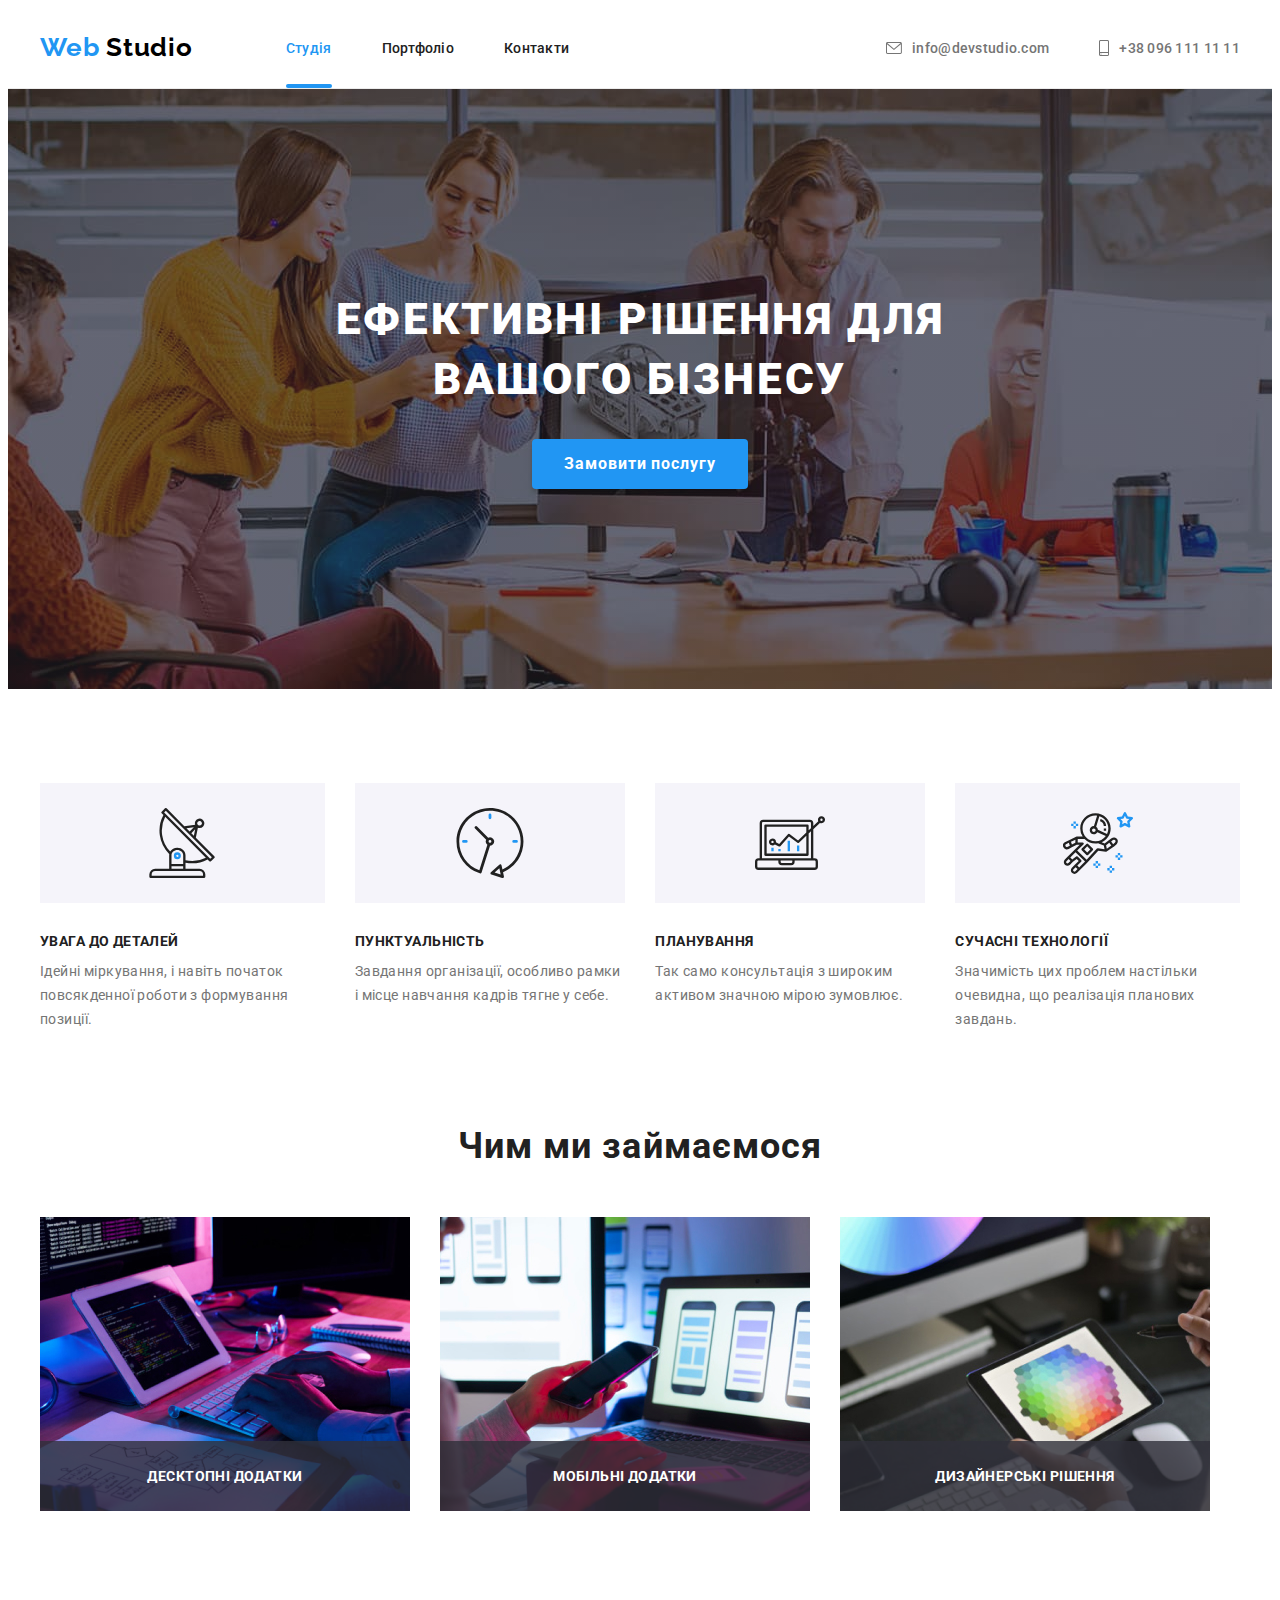
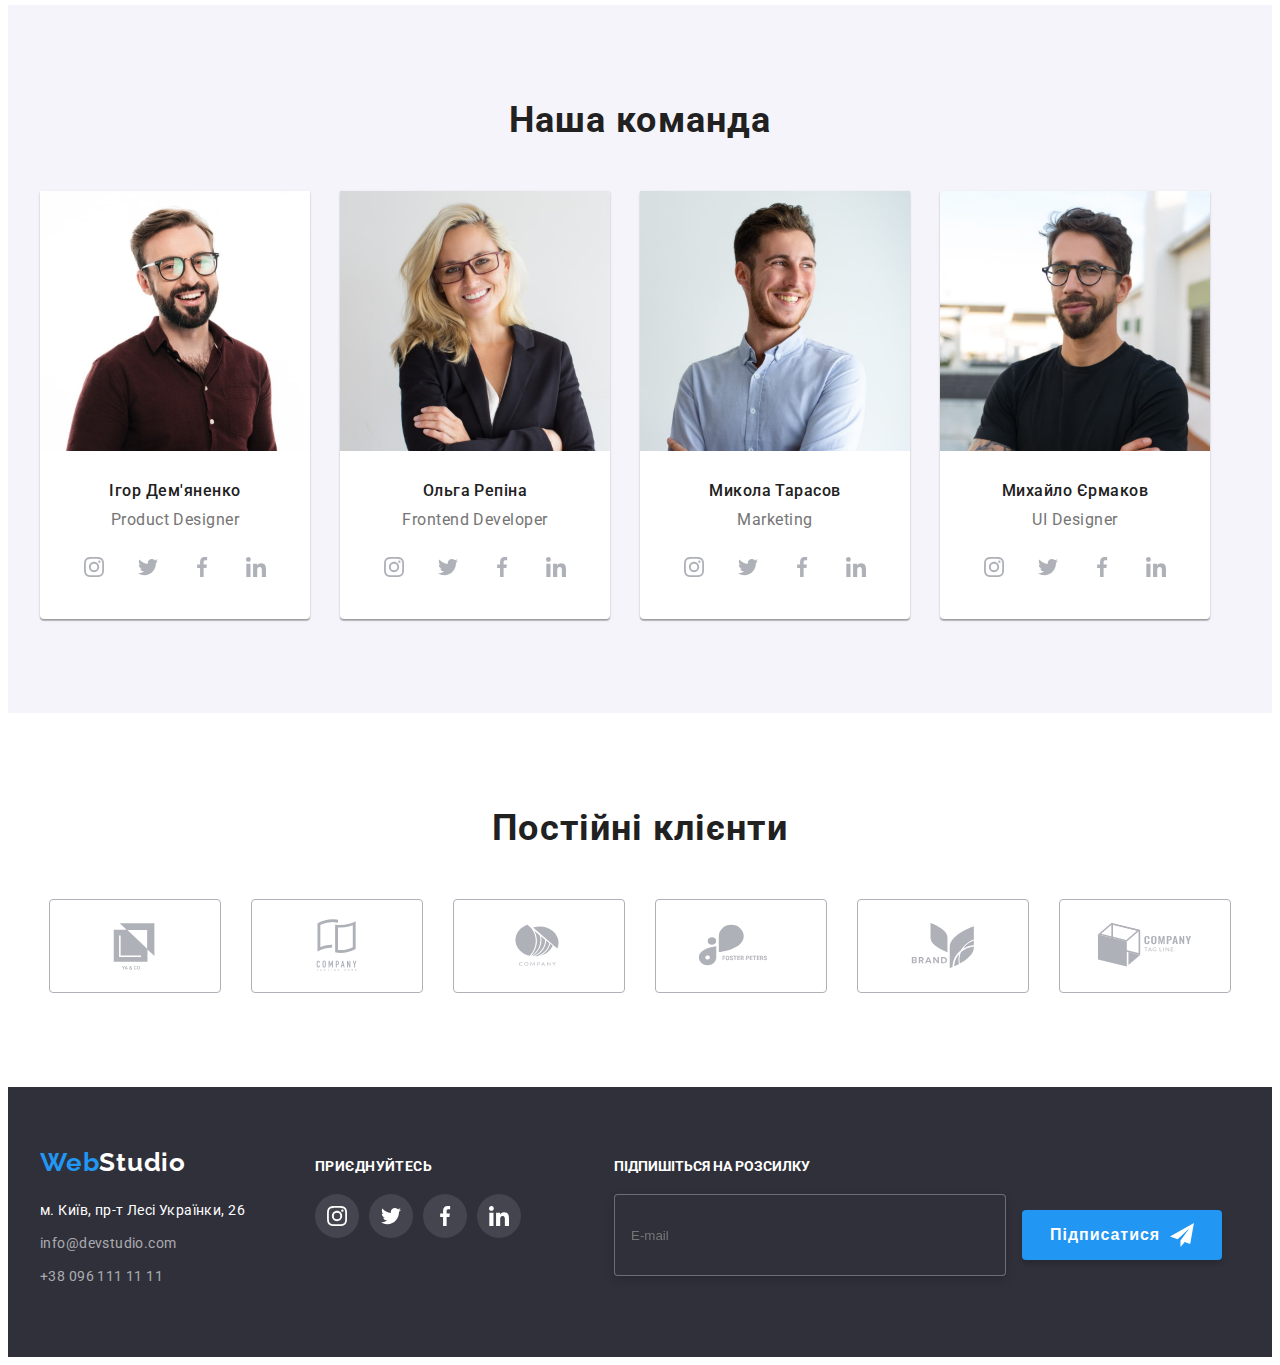
<file: index.html>
<!DOCTYPE html>
<html lang="ru">
	<head>
		<meta charset="UTF-8" />
		<meta http-equiv="X-UA-Compatible" content="IE=edge" />
		<meta name="viewport" content="width=device-width, initial-scale=1.0" />
		<title>WebStudio</title>
		<!-- Fonts start -->
		<link rel="preconnect" href="https://fonts.googleapis.com" />
		<link rel="preconnect" href="https://fonts.gstatic.com" crossorigin />
		<link
			href="https://fonts.googleapis.com/css2?family=Raleway:wght@700&family=Roboto:wght@400;500;700;900&display=swap"
			rel="stylesheet"
		/>
		<!-- Fonts end -->
		<!-- Normolize start -->
		<link
			rel="stylesheet"
			href="https://cdnjs.cloudflare.com/ajax/libs/modern-normalize/1.1.0/modern-normalize.min.css"
			integrity="sha512-wpPYUAdjBVSE4KJnH1VR1HeZfpl1ub8YT/NKx4PuQ5NmX2tKuGu6U/JRp5y+Y8XG2tV+wKQpNHVUX03MfMFn9Q=="
			crossorigin="anonymous"
			referrerpolicy="no-referrer"
		/>
		<!-- Normolize end -->
		<link rel="stylesheet" href="./css/styles.css" />
	</head>
	<body class="body">
		<!-- Header-->
		<header class="header">
			<div class="container header-container">
				<a class="logo-header link" href="./index.html">
					<span class="logo-text">Web</span>
					Studio
				</a>
				<nav class="header-nav">
					<ul class="header-nav-list list">
						<li class="header-nav-item">
							<a class="header-nav-link header-nav-link-current link" href="./index.html">Студія</a>
						</li>
						<li class="header-nav-item"><a class="header-nav-link link" href="./portfolio.html">Портфоліо</a></li>
						<li class="header-nav-item"><a class="header-nav-link link" href="">Контакти</a></li>
					</ul>
				</nav>
				<ul class="contact-list list">
					<li class="contact-mail">
						<a class="contact-mail-link link" href="mailto:info@devstudio.com">
							<svg class="nav-icon" width="16" height="12">
								<use href="./images/icons.svg#icon-envelope"></use>
							</svg>
							info@devstudio.com
						</a>
					</li>
					<li class="contact-phone">
						<a class="contact-phone-link link" href="tel:+380961111111">
							<svg class="nav-icon" width="10" height="16">
								<use href="./images/icons.svg#icon-smartphone"></use>
							</svg>
							+38 096 111 11 11
						</a>
					</li>
				</ul>
			</div>
		</header>
		<main class="main">
			<!--Hero-->
			<section class="section-hero">
				<div class="container hero-container">
					<h1 class="hero-title">Ефективні рішення для вашого бізнесу</h1>
					<button class="hero-btn" data-modal-open type="button">Замовити послугу</button>
				</div>
			</section>
			<!--Advantage-->
			<section class="section-advantage section">
				<div class="container">
					<h2 class="advantage-title">Особливості</h2>
					<ul class="advantage-list list">
						<li class="advantage-item">
							<div class="advantage-container">
								<svg class="advantage-icons" width="70px" height="70px">
									<use href="./images/icons.svg#icon-antenna"></use>
								</svg>
							</div>
							<h3 class="advantage-item-title">УВАГА ДО ДЕТАЛЕЙ</h3>
							<p class="advantage-item-text">
								Ідейні міркування, і навіть початок повсякденної роботи з формування позиції.
							</p>
						</li>
						<li class="advantage-item">
							<div class="advantage-container">
								<svg width="70px" height="70px">
									<use href="./images/icons.svg#icon-clock"></use>
								</svg>
							</div>
							<h3 class="advantage-item-title">ПУНКТУАЛЬНІСТЬ</h3>
							<p class="advantage-item-text">
								Завдання організації, особливо рамки і місце навчання кадрів тягне у себе.
							</p>
						</li>
						<li class="advantage-item">
							<div class="advantage-container">
								<svg width="70px" height="70px">
									<use href="./images/icons.svg#icon-diagram"></use>
								</svg>
							</div>
							<h3 class="advantage-item-title">ПЛАНУВАННЯ</h3>
							<p class="advantage-item-text">Так само консультація з широким активом значною мірою зумовлює.</p>
						</li>
						<li class="advantage-item">
							<div class="advantage-container">
								<svg width="70px" height="70px">
									<use href="./images/icons.svg#icon-astronaut"></use>
								</svg>
							</div>
							<h3 class="advantage-item-title">СУЧАСНІ ТЕХНОЛОГІЇ</h3>
							<p class="advantage-item-text">
								Значимість цих проблем настільки очевидна, що реалізація планових завдань.
							</p>
						</li>
					</ul>
				</div>
			</section>
			<!--Services-->
			<section class="section-services">
				<div class="container">
					<h2 class="services-title">Чим ми займаємося</h2>
					<ul class="services-list list">
						<li class="services-item">
							<img class="services-item-img" src="./images/services/box_1.jpeg" alt="Пишем код" width="370" />
							<div class="services-overlay">
								<p class="services-overlay-text">Десктопні додатки</p>
							</div>
						</li>
						<li class="services-item">
							<img class="services-item-img" src="./images/services/box_2.jpeg" alt="Делаем верстку" width="370" />
							<div class="services-overlay">
								<p class="services-overlay-text">Мобільні додатки</p>
							</div>
						</li>
						<li class="services-item">
							<img class="services-item-img" src="./images/services/box_3.jpeg" alt="Делаем дизайн" width="370" />
							<div class="services-overlay">
								<p class="services-overlay-text">Дизайнерські рішення</p>
							</div>
						</li>
					</ul>
				</div>
			</section>
			<!--Team-->
			<section class="section-team section">
				<div class="container">
					<h2 class="team-title">Наша команда</h2>
					<ul class="team-list list">
						<li class="team-item">
							<img class="team-item-img" src="./images/team/img_1.jpeg" alt="Игорь Демьяненко" width="270" />
							<div class="team-wrapper">
								<h3 class="team-item-title">Ігор Дем'яненко</h3>
								<p class="team-item-text" lang="eu">Product Designer</p>
								<ul class="socials list">
									<li class="socials-link-item">
										<a class="socials-link link" href="" target="_blank" rel="noopener nofollow" aria-label="instagram">
											<svg class="social-icon" width="20px" height="20px">
												<use href="./images/icons.svg#icon-instagram"></use>
											</svg>
										</a>
									</li>
									<li class="socials-link-item">
										<a class="socials-link link" href="" target="_blank" rel="noopener nofollow" aria-label="twiter">
											<svg class="social-icon" width="20" height="20">
												<use href="./images/icons.svg#icon-twitter"></use>
											</svg>
										</a>
									</li>
									<li class="socials-link-item">
										<a class="socials-link link" href="" target="_blank" rel="noopener nofollow" aria-label="facebook">
											<svg class="social-icon" width="20" height="20">
												<use href="./images/icons.svg#icon-facebook"></use>
											</svg>
										</a>
									</li>
									<li class="socials-link-item">
										<a class="socials-link link" href="" target="_blank" rel="noopener nofollow" aria-label="linkedin">
											<svg class="social-icon" width="20" height="20">
												<use href="./images/icons.svg#icon-linkedin"></use>
											</svg>
										</a>
									</li>
								</ul>
							</div>
						</li>
						<li class="team-item">
							<img class="team-item-img" src="./images/team/img_2.jpeg" alt="Ольга Репина" width="270" />
							<div class="team-wrapper">
								<h3 class="team-item-title">Ольга Репіна</h3>
								<p class="team-item-text" lang="eu">Frontend Developer</p>
								<ul class="socials list">
									<li class="socials-link-item">
										<a class="socials-link link" href="" target="_blank" rel="noopener nofollow" aria-label="instagram">
											<svg class="social-icon" width="20px" height="20px">
												<use href="./images/icons.svg#icon-instagram"></use>
											</svg>
										</a>
									</li>
									<li class="socials-link-item">
										<a class="socials-link link" href="" target="_blank" rel="noopener nofollow" aria-label="twiter">
											<svg class="social-icon" width="20" height="20">
												<use href="./images/icons.svg#icon-twitter"></use>
											</svg>
										</a>
									</li>
									<li class="socials-link-item">
										<a class="socials-link link" href="" target="_blank" rel="noopener nofollow" aria-label="facebook">
											<svg class="social-icon" width="20" height="20">
												<use href="./images/icons.svg#icon-facebook"></use>
											</svg>
										</a>
									</li>
									<li class="socials-link-item">
										<a class="socials-link link" href="" target="_blank" rel="noopener nofollow" aria-label="linkedin">
											<svg class="social-icon" width="20" height="20">
												<use href="./images/icons.svg#icon-linkedin"></use>
											</svg>
										</a>
									</li>
								</ul>
							</div>
						</li>
						<li class="team-item">
							<img class="team-item-img" src="./images/team/img_3.jpeg" alt="Николай Тарасов" width="270" />
							<div class="team-wrapper">
								<h3 class="team-item-title">Микола Тарасов</h3>
								<p class="team-item-text" lang="eu">Marketing</p>
								<ul class="socials list">
									<li class="socials-link-item">
										<a class="socials-link link" href="" target="_blank" rel="noopener nofollow" aria-label="instagram">
											<svg class="social-icon" width="20px" height="20px">
												<use href="./images/icons.svg#icon-instagram"></use>
											</svg>
										</a>
									</li>
									<li class="socials-link-item">
										<a class="socials-link link" href="" target="_blank" rel="noopener nofollow" aria-label="twiter">
											<svg class="social-icon" width="20" height="20">
												<use href="./images/icons.svg#icon-twitter"></use>
											</svg>
										</a>
									</li>
									<li class="socials-link-item">
										<a class="socials-link link" href="" target="_blank" rel="noopener nofollow" aria-label="facebook">
											<svg class="social-icon" width="20" height="20">
												<use href="./images/icons.svg#icon-facebook"></use>
											</svg>
										</a>
									</li>
									<li class="socials-link-item">
										<a class="socials-link link" href="" target="_blank" rel="noopener nofollow" aria-label="linkedin">
											<svg class="social-icon" width="20" height="20">
												<use href="./images/icons.svg#icon-linkedin"></use>
											</svg>
										</a>
									</li>
								</ul>
							</div>
						</li>
						<li class="team-item">
							<img class="team-item-img" src="./images/team/img_4.jpeg" alt="Михаил Ермаков" width="270" />
							<div class="team-wrapper">
								<h3 class="team-item-title">Михайло Єрмаков</h3>
								<p class="team-item-text" lang="eu">UI Designer</p>
								<ul class="socials list">
									<li class="socials-link-item">
										<a class="socials-link link" href="" target="_blank" rel="noopener nofollow" aria-label="instagram">
											<svg class="social-icon" width="20px" height="20px">
												<use href="./images/icons.svg#icon-instagram"></use>
											</svg>
										</a>
									</li>
									<li class="socials-link-item">
										<a class="socials-link link" href="" target="_blank" rel="noopener nofollow" aria-label="twiter">
											<svg class="social-icon" width="20" height="20">
												<use href="./images/icons.svg#icon-twitter"></use>
											</svg>
										</a>
									</li>
									<li class="socials-link-item">
										<a class="socials-link link" href="" target="_blank" rel="noopener nofollow" aria-label="facebook">
											<svg class="social-icon" width="20" height="20">
												<use href="./images/icons.svg#icon-facebook"></use>
											</svg>
										</a>
									</li>
									<li class="socials-link-item">
										<a class="socials-link link" href="" target="_blank" rel="noopener nofollow" aria-label="linkedin">
											<svg class="social-icon" width="20" height="20">
												<use href="./images/icons.svg#icon-linkedin"></use>
											</svg>
										</a>
									</li>
								</ul>
							</div>
						</li>
					</ul>
				</div>
			</section>
			<!-- Clients -->
			<section class="section-clients section">
				<div class="container">
					<h2 class="client-title">Постійні клієнти</h2>
					<ul class="client-list list">
						<li class="client-item">
							<a class="client-link link" href="" target="_blank" rel="noopener nofollow" aria-label="linkedin">
								<svg class="client-icon" width="106px" height="60px">
									<use href="./images/icons.svg#icon-ya-go"></use>
								</svg>
							</a>
						</li>
						<li class="client-item">
							<a class="client-link link" href="" target="_blank" rel="noopener nofollow" aria-label="linkedin">
								<svg class="client-icon" width="106px" height="60px">
									<use href="./images/icons.svg#icon-company"></use>
								</svg>
							</a>
						</li>
						<li class="client-item">
							<a class="client-link link" href="" target="_blank" rel="noopener nofollow" aria-label="linkedin">
								<svg class="client-icon" width="106px" height="60px">
									<use href="./images/icons.svg#icon-company-1"></use>
								</svg>
							</a>
						</li>
						<li class="client-item">
							<a class="client-link link" href="" target="_blank" rel="noopener nofollow" aria-label="linkedin">
								<svg class="client-icon" width="106px" height="60px">
									<use href="./images/icons.svg#icon-foster"></use>
								</svg>
							</a>
						</li>
						<li class="client-item">
							<a class="client-link link" href="" target="_blank" rel="noopener nofollow" aria-label="linkedin">
								<svg class="client-icon" width="106px" height="60px">
									<use href="./images/icons.svg#icon-brand"></use>
								</svg>
							</a>
						</li>
						<li class="client-item">
							<a class="client-link link" href="" target="_blank" rel="noopener nofollow" aria-label="linkedin">
								<svg class="client-icon" width="106px" height="60px">
									<use href="./images/icons.svg#icon-tagline"></use>
								</svg>
							</a>
						</li>
					</ul>
				</div>
			</section>
		</main>
		<!--Footer-->
		<footer class="footer">
			<div class="container footer-container">
				<div class="footer-container-contacts">
					<a class="logo-footer link" href="./index.html">
						<span class="logo-text-accent">Web</span>
						<span class="logo-text-white">Studio</span>
					</a>
					<address class="address">
						<ul class="address-list list">
							<li class="address-item">
								<a
									class="address-link-map link"
									href="https://goo.gl/maps/JFS6MScitY3bDVhKA"
									rel="noopener nofollow"
									target="_blank"
								>
									м. Київ, пр-т Лесі Українки, 26
								</a>
							</li>
							<li class="address-item">
								<a class="address-link-mail link" href="mailto:info@devstudio.com">info@devstudio.com</a>
							</li>
							<li class="address-item">
								<a class="address-link-phone link" href="tel:+380961111111">+38 096 111 11 11</a>
							</li>
						</ul>
					</address>
				</div>
				<div class="footer-container-social">
					<h2 class="footer-title-social">приєднуйтесь</h2>
					<ul class="socials-footer list">
						<li class="socials-link-item">
							<a
								class="socials-link-footer link"
								href=""
								target="_blank"
								rel="noopener nofollow"
								aria-label="instagram"
							>
								<svg class="social-icon-footer" width="20px" height="20px">
									<use href="./images/icons.svg#icon-instagram"></use>
								</svg>
							</a>
						</li>
						<li class="socials-link-item">
							<a class="socials-link-footer link" href="" target="_blank" rel="noopener nofollow" aria-label="twiter">
								<svg class="social-icon-footer" width="20" height="20">
									<use href="./images/icons.svg#icon-twitter"></use>
								</svg>
							</a>
						</li>
						<li class="socials-link-item">
							<a class="socials-link-footer link" href="" target="_blank" rel="noopener nofollow" aria-label="facebook">
								<svg class="social-icon-footer" width="20" height="20">
									<use href="./images/icons.svg#icon-facebook"></use>
								</svg>
							</a>
						</li>
						<li class="socials-link-item">
							<a class="socials-link-footer link" href="" target="_blank" rel="noopener nofollow" aria-label="linkedin">
								<svg class="social-icon-footer" width="20" height="20">
									<use href="./images/icons.svg#icon-linkedin"></use>
								</svg>
							</a>
						</li>
					</ul>
				</div>
				<div class="footer-form-container">
					<h2 class="footer-form-title">Підпишіться на розсилку</h2>
					<form class="footer-form">
						<label class="footer-group">
							<input class="footer-input" type="email" name="email" placeholder="E-mail" required />
						</label>
						<button class="footer-btn" type="submit">
							Підписатися
							<svg class="footer-btn-icon" width="24" height="24">
								<use href="./images/icons.svg#icon-telegram"></use>
							</svg>
						</button>
					</form>
				</div>
			</div>
		</footer>

		<!-- modal window  -->
		<div class="backdrop is-hidden" data-modal>
			<div class="modal">
				<button class="modal-btn" data-modal-close type="button">
					<svg class="modal-btn-icon" width="11" height="11">
						<use href="./images/icons.svg#icon-close"></use>
					</svg>
				</button>
				<!-- form -->
				<form class="form">
					<strong class="form-title">Залиште свої дані, ми вам передзвонимо</strong>
					<div class="register-form-group" role="group">
						<label class="form-group">
							<span class="form-label">Ім'я</span>
							<input class="form-input" type="text" name="user-name" required minlength="3" />
							<svg class="form-icon icon-shadow" width="18" height="18">
								<use href="./images/icons.svg#icon-person"></use>
							</svg>
						</label>
						<label class="form-group">
							<span class="form-label">Телефон</span>
							<input class="form-input" type="tel" name="user-phone" pattern="" />
							<svg class="form-icon" width="18" height="18">
								<use href="./images/icons.svg#icon-phone-black"></use>
							</svg>
						</label>
						<label class="form-group">
							<span class="form-label">Пошта</span>
							<input class="form-input" type="email" name="user-email" required />
							<svg class="form-icon" width="18" height="18">
								<use href="./images/icons.svg#icon-email-black"></use>
							</svg>
						</label>
						<label class="form-group">
							<span class="form-label">Коментар</span>
							<textarea class="form-textarea" name="comment" placeholder="Введіть текст"></textarea>
						</label>
					</div>

					<label class="form-agreement">
						<input class="agreement-input-checkbox visualy-hidden" type="checkbox" name="polyci" id="polyci" />
						<svg class="form-icon-cheked" width="18" height="18">
							<use class="form-agreement-icon-uncheck" href="./images/icons.svg#icon-checkbox-1"></use>
							<use class="form-agreement-icon-check" href="./images/icons.svg#icon-checkbox-2"></use>
						</svg>
						<span class="agreement-title">
							Погоджуюся з розсилкою та приймаю
							<a class="agreement-link" href="">Умови договору</a>
						</span>
					</label>

					<button class="modal-btn-bottom" type="submit">Відправити</button>
				</form>
			</div>
		</div>

		<!-- add modal -->
		<script src="./js/modal.js"></script>
	</body>
</html>
</file>
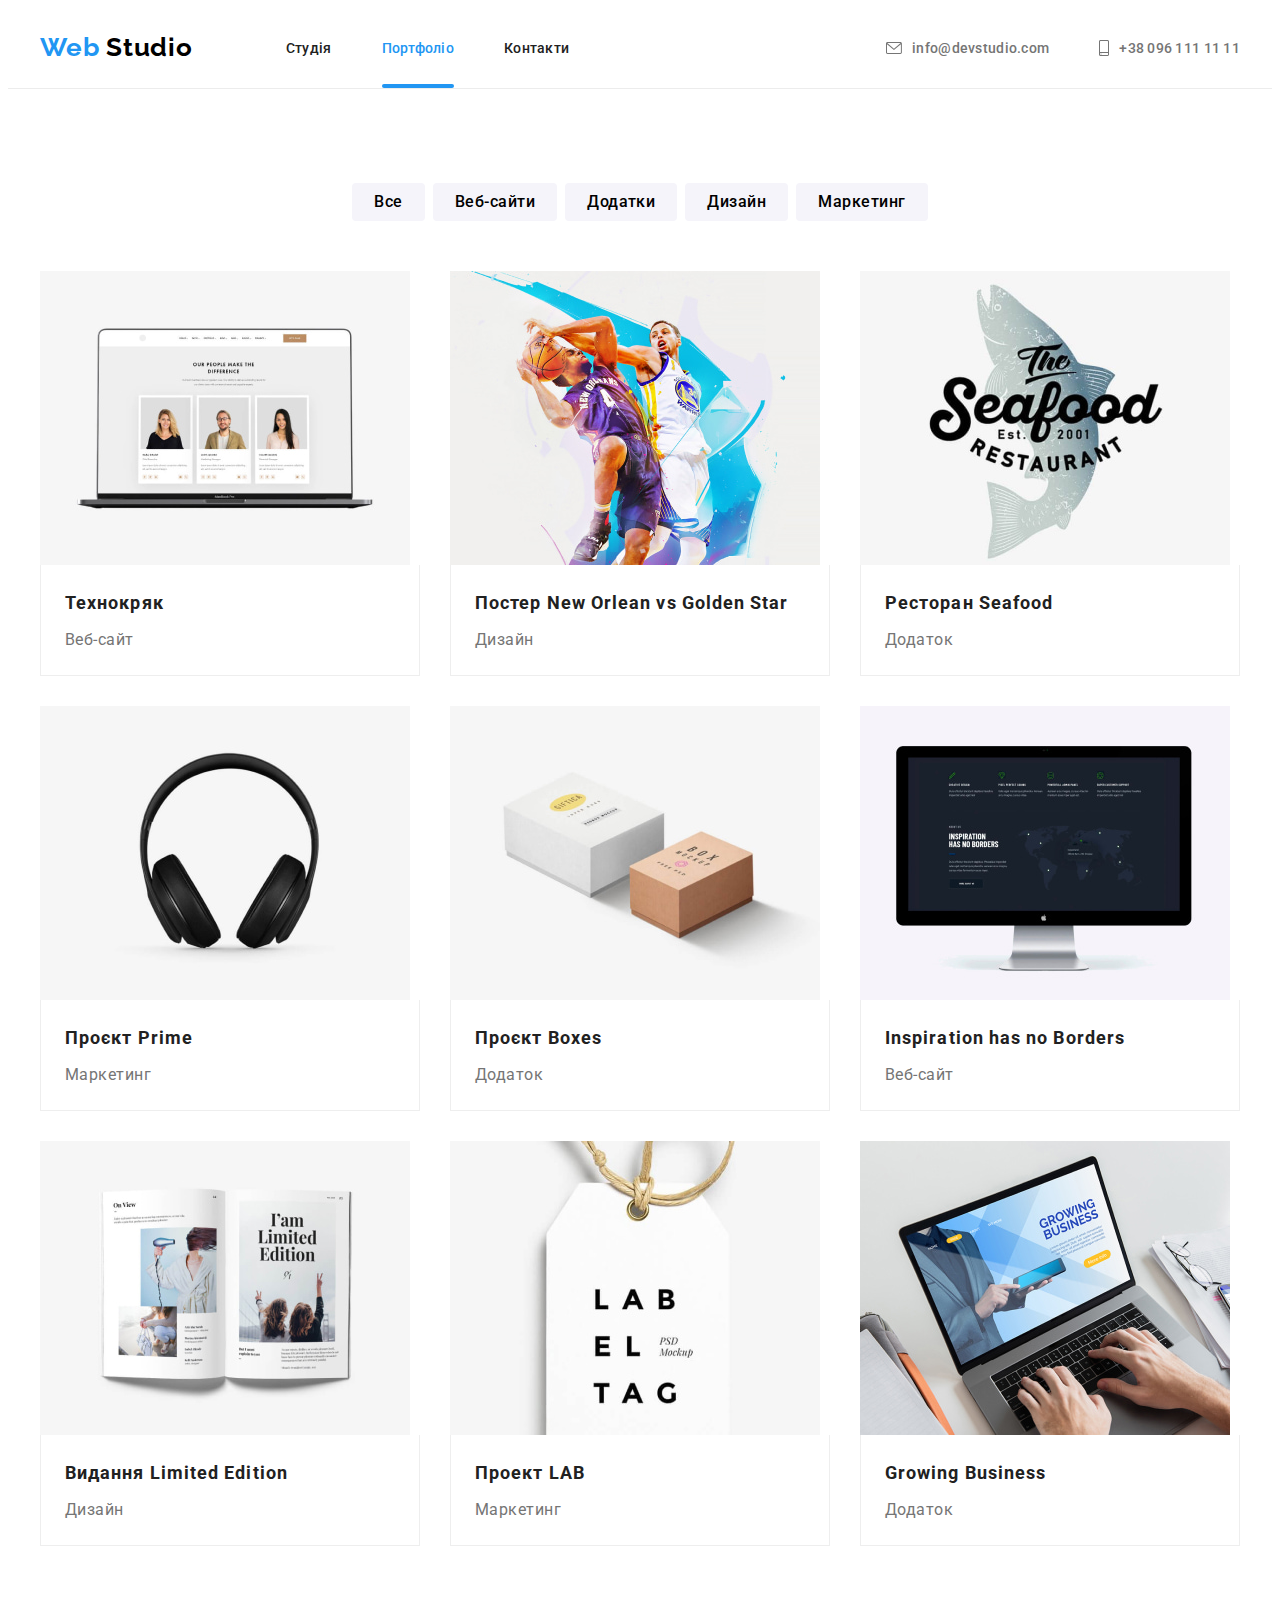
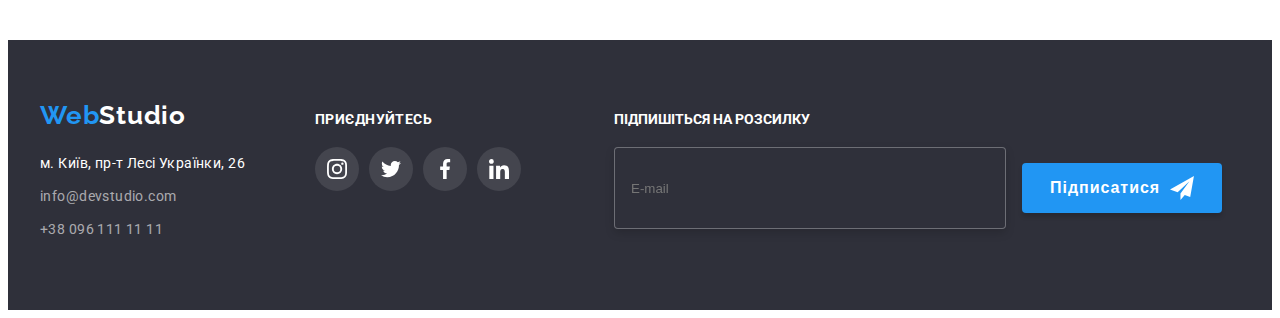
<file: portfolio.html>
<!DOCTYPE html>
<html lang="ru">
	<head>
		<meta charset="UTF-8" />
		<meta http-equiv="X-UA-Compatible" content="IE=edge" />
		<meta name="viewport" content="width=device-width, initial-scale=1.0" />
		<title>Portfolio</title>
		<!-- Fonts start -->
		<link rel="preconnect" href="https://fonts.googleapis.com" />
		<link rel="preconnect" href="https://fonts.gstatic.com" crossorigin />
		<link
			href="https://fonts.googleapis.com/css2?family=Raleway:wght@700&family=Roboto:wght@400;500;700;900&display=swap"
			rel="stylesheet"
		/>
		<!-- Fonts end -->
		<!-- Normolize start -->
		<link
			rel="stylesheet"
			href="https://cdnjs.cloudflare.com/ajax/libs/modern-normalize/1.1.0/modern-normalize.min.css"
			integrity="sha512-wpPYUAdjBVSE4KJnH1VR1HeZfpl1ub8YT/NKx4PuQ5NmX2tKuGu6U/JRp5y+Y8XG2tV+wKQpNHVUX03MfMFn9Q=="
			crossorigin="anonymous"
			referrerpolicy="no-referrer"
		/>
		<!-- Normolize end -->
		<link rel="stylesheet" href="./css/styles.css" />
	</head>
	<body class="body">
		<!-- Header-->
		<header class="header">
			<div class="container header-container">
				<a class="logo-header link" href="./index.html">
					<span class="logo-text">Web</span>
					Studio
				</a>
				<nav class="header-nav">
					<ul class="header-nav-list list">
						<li class="header-nav-item">
							<a class="header-nav-link link" href="./index.html">Студія</a>
						</li>
						<li class="header-nav-item">
							<a class="header-nav-link header-nav-link-current link" href="./portfolio.html">Портфоліо</a>
						</li>
						<li class="header-nav-item"><a class="header-nav-link link" href="">Контакти</a></li>
					</ul>
				</nav>
				<ul class="contact-list list">
					<li class="contact-mail">
						<a class="contact-mail-link link" href="mailto:info@devstudio.com">
							<svg class="nav-icon" width="16" height="12">
								<use href="./images/icons.svg#icon-envelope"></use>
							</svg>
							info@devstudio.com
						</a>
					</li>
					<li class="contact-phone">
						<a class="contact-phone-link link" href="tel:+380961111111">
							<svg class="nav-icon" width="10" height="16">
								<use href="./images/icons.svg#icon-smartphone"></use>
							</svg>
							+38 096 111 11 11
						</a>
					</li>
				</ul>
			</div>
		</header>
		<main class="main">
			<!--Portfolio-->
			<section class="section-portfolio section">
				<div class="container">
					<h1 class="portfolio-title">Портфолио</h1>
					<ul class="portfolio-filter-list list">
						<li class="portfolio-filter-item"><button class="filter-btn" type="button">Все</button></li>
						<li class="portfolio-filter-item"><button class="filter-btn" type="button">Веб-сайти</button></li>
						<li class="portfolio-filter-item"><button class="filter-btn" type="button">Додатки</button></li>
						<li class="portfolio-filter-item"><button class="filter-btn" type="button">Дизайн</button></li>
						<li class="portfolio-filter-item"><button class="filter-btn" type="button">Маркетинг</button></li>
					</ul>
					<ul class="portfolio-list list">
						<li class="portfolio-item">
							<a class="portfolio-link link" href="">
								<div class="portfolio-thumb">
									<img class="portfolio-item-img" src="./images/portfolio/img_1.jpeg" alt="Технокряк" width="370" />
									<div class="portfolio-overlay">
										<p class="portfolio-overlay-txt">
											Ресурс пропонує комплексні пропозиції з різним рівнем функціоналу та сервісів. Все це дозволить
											відвідувачу отримати вичерпні відомості про компанію чи приватну особу.
										</p>
									</div>
								</div>

								<div class="portfolio-wrapper">
									<h2 class="portfolio-item-title">Технокряк</h2>
									<p class="portfolio-item-text">Веб-сайт</p>
								</div>
							</a>
						</li>
						<li class="portfolio-item">
							<a class="portfolio-link link" href="">
								<div class="portfolio-thumb">
									<img
										class="portfolio-item-img"
										src="./images/portfolio/img_2.jpeg"
										alt="Постер New Orlean vs Golden Star"
										width="370"
									/>
									<div class="portfolio-overlay">
										<p class="portfolio-overlay-txt">
											Ресурс пропонує комплексні пропозиції з різним рівнем функціоналу та сервісів. Все це дозволить
											відвідувачу отримати вичерпні відомості про компанію чи приватну особу.
										</p>
									</div>
								</div>

								<div class="portfolio-wrapper">
									<h2 class="portfolio-item-title">
										Постер
										<span lang="eu">New Orlean vs Golden Star</span>
									</h2>
									<p class="portfolio-item-text">Дизайн</p>
								</div>
							</a>
						</li>
						<li class="portfolio-item">
							<a class="portfolio-link link" href="">
								<div class="portfolio-thumb">
									<img
										class="portfolio-item-img"
										src="./images/portfolio/img_3.jpeg"
										alt="Ресторан Seafood"
										width="370"
									/>
									<div class="portfolio-overlay">
										<p class="portfolio-overlay-txt">
											Ресурс пропонує комплексні пропозиції з різним рівнем функціоналу та сервісів. Все це дозволить
											відвідувачу отримати вичерпні відомості про компанію чи приватну особу.
										</p>
									</div>
								</div>

								<div class="portfolio-wrapper">
									<h2 class="portfolio-item-title">
										Ресторан
										<span lang="eu">Seafood</span>
									</h2>
									<p class="portfolio-item-text">Додаток</p>
								</div>
							</a>
						</li>
						<li class="portfolio-item">
							<a class="portfolio-link link" href="">
								<div class="portfolio-thumb">
									<img class="portfolio-item-img" src="./images/portfolio/img_4.jpeg" alt="Проект Prime" width="370" />
									<div class="portfolio-overlay">
										<p class="portfolio-overlay-txt">
											Ресурс пропонує комплексні пропозиції з різним рівнем функціоналу та сервісів. Все це дозволить
											відвідувачу отримати вичерпні відомості про компанію чи приватну особу.
										</p>
									</div>
								</div>

								<div class="portfolio-wrapper">
									<h2 class="portfolio-item-title">
										Проєкт
										<span lang="eu">Prime</span>
									</h2>
									<p class="portfolio-item-text">Маркетинг</p>
								</div>
							</a>
						</li>
						<li class="portfolio-item">
							<a class="portfolio-link link" href="">
								<div class="portfolio-thumb">
									<img class="portfolio-item-img" src="./images/portfolio/img_5.jpeg" alt="Проект Boxes" width="370" />
									<div class="portfolio-overlay">
										<p class="portfolio-overlay-txt">
											Ресурс пропонує комплексні пропозиції з різним рівнем функціоналу та сервісів. Все це дозволить
											відвідувачу отримати вичерпні відомості про компанію чи приватну особу.
										</p>
									</div>
								</div>

								<div class="portfolio-wrapper">
									<h2 class="portfolio-item-title">
										Проєкт
										<span lang="eu">Boxes</span>
									</h2>
									<p class="portfolio-item-text">Додаток</p>
								</div>
							</a>
						</li>
						<li class="portfolio-item">
							<a class="portfolio-link link" href="">
								<div class="portfolio-thumb">
									<img
										class="portfolio-item-img"
										src="./images/portfolio/img_6.jpeg"
										alt="'Inspiration has no Borders"
										width="370"
									/>
									<div class="portfolio-overlay">
										<p class="portfolio-overlay-txt">
											Ресурс пропонує комплексні пропозиції з різним рівнем функціоналу та сервісів. Все це дозволить
											відвідувачу отримати вичерпні відомості про компанію чи приватну особу.
										</p>
									</div>
								</div>

								<div class="portfolio-wrapper">
									<h2 class="portfolio-item-title" lang="eu">Inspiration has no Borders</h2>
									<p class="portfolio-item-text">Веб-сайт</p>
								</div>
							</a>
						</li>
						<li class="portfolio-item">
							<a class="portfolio-link link" href="">
								<div class="portfolio-thumb">
									<img
										class="portfolio-item-img"
										src="./images/portfolio/img_7.jpeg"
										alt="Издание Limited Edition"
										width="370"
									/>
									<div class="portfolio-overlay">
										<p class="portfolio-overlay-txt">
											Ресурс пропонує комплексні пропозиції з різним рівнем функціоналу та сервісів. Все це дозволить
											відвідувачу отримати вичерпні відомості про компанію чи приватну особу.
										</p>
									</div>
								</div>

								<div class="portfolio-wrapper">
									<h2 class="portfolio-item-title">
										Видання
										<span lang="eu">Limited Edition</span>
									</h2>
									<p class="portfolio-item-text">Дизайн</p>
								</div>
							</a>
						</li>
						<li class="portfolio-item">
							<a class="portfolio-link link" href="">
								<div class="portfolio-thumb">
									<img class="portfolio-item-img" src="./images/portfolio/img_8.jpeg" alt="Проект LAB" width="370" />
									<div class="portfolio-overlay">
										<p class="portfolio-overlay-txt">
											Ресурс пропонує комплексні пропозиції з різним рівнем функціоналу та сервісів. Все це дозволить
											відвідувачу отримати вичерпні відомості про компанію чи приватну особу.
										</p>
									</div>
								</div>

								<div class="portfolio-wrapper">
									<h2 class="portfolio-item-title">
										Проект
										<span lang="eu">LAB</span>
									</h2>
									<p class="portfolio-item-text">Маркетинг</p>
								</div>
							</a>
						</li>
						<li class="portfolio-item">
							<a class="portfolio-link link" href="">
								<div class="portfolio-thumb">
									<img
										class="portfolio-item-img"
										src="./images/portfolio/img_9.jpeg"
										alt="Growing Business"
										width="370"
									/>
									<div class="portfolio-overlay">
										<p class="portfolio-overlay-txt">
											Ресурс пропонує комплексні пропозиції з різним рівнем функціоналу та сервісів. Все це дозволить
											відвідувачу отримати вичерпні відомості про компанію чи приватну особу.
										</p>
									</div>
								</div>

								<div class="portfolio-wrapper">
									<h2 class="portfolio-item-title" lang="eu">Growing Business</h2>
									<p class="portfolio-item-text">Додаток</p>
								</div>
							</a>
						</li>
					</ul>
				</div>
			</section>
		</main>
		<!--Footer-->
		<footer class="footer">
			<div class="container footer-container">
				<div class="footer-container-contacts">
					<a class="logo-footer link" href="./index.html">
						<span class="logo-text-accent">Web</span>
						<span class="logo-text-white">Studio</span>
					</a>
					<address class="address">
						<ul class="address-list list">
							<li class="address-item">
								<a
									class="address-link-map link"
									href="https://goo.gl/maps/JFS6MScitY3bDVhKA"
									rel="noopener nofollow"
									target="_blank"
								>
									м. Київ, пр-т Лесі Українки, 26
								</a>
							</li>
							<li class="address-item">
								<a class="address-link-mail link" href="mailto:info@devstudio.com">info@devstudio.com</a>
							</li>
							<li class="address-item">
								<a class="address-link-phone link" href="tel:+380961111111">+38 096 111 11 11</a>
							</li>
						</ul>
					</address>
				</div>
				<div class="footer-container-social">
					<h2 class="footer-title-social">приєднуйтесь</h2>
					<ul class="socials-footer list">
						<li class="socials-link-item">
							<a
								class="socials-link-footer link"
								href=""
								target="_blank"
								rel="noopener nofollow"
								aria-label="instagram"
							>
								<svg class="social-icon-footer" width="20px" height="20px">
									<use href="./images/icons.svg#icon-instagram"></use>
								</svg>
							</a>
						</li>
						<li class="socials-link-item">
							<a class="socials-link-footer link" href="" target="_blank" rel="noopener nofollow" aria-label="twiter">
								<svg class="social-icon-footer" width="20" height="20">
									<use href="./images/icons.svg#icon-twitter"></use>
								</svg>
							</a>
						</li>
						<li class="socials-link-item">
							<a class="socials-link-footer link" href="" target="_blank" rel="noopener nofollow" aria-label="facebook">
								<svg class="social-icon-footer" width="20" height="20">
									<use href="./images/icons.svg#icon-facebook"></use>
								</svg>
							</a>
						</li>
						<li class="socials-link-item">
							<a class="socials-link-footer link" href="" target="_blank" rel="noopener nofollow" aria-label="linkedin">
								<svg class="social-icon-footer" width="20" height="20">
									<use href="./images/icons.svg#icon-linkedin"></use>
								</svg>
							</a>
						</li>
					</ul>
				</div>
				<div class="footer-form-container">
					<h2 class="footer-form-title">Підпишіться на розсилку</h2>
					<form class="footer-form">
						<label class="footer-group">
							<input class="footer-input" type="email" name="email" placeholder="E-mail" required />
						</label>
						<button class="footer-btn" type="submit">
							Підписатися
							<svg class="footer-btn-icon" width="24" height="24">
								<use href="./images/icons.svg#icon-telegram"></use>
							</svg>
						</button>
					</form>
				</div>
			</div>
		</footer>
	</body>
</html>
</file>
<file: css/styles.css>
:root {
    /* fonts */
     --main-font: 'Roboto', sans-serif;
    --secondary-font: 'Raleway', sans-serif;
    /* text colors */
    --title-txt-cl: #212121;
    --secondary-txt-cl: #757575;
    --accent-txt-cl: #2196F3;
    --logo-black-cl: #000000;
    --logo-withe-cl: #ffffff;
    --address-txt-cl: rgba(255, 255, 255, 0.6);
    --social-icon-cl-team: #AFB1B8;

    /* bg colors */
    --bg-cl-dark: #2F303A;
    --bg-cl-light: #F5F4FA;
    --bg-btn-cl-hover: #188CE8;

    /* other */
    --timing-function: 250ms cubic-bezier(0.4, 0, 0.2, 1);

}

body {
    font-family: var(--main-font);
    color: var(--title-txt-cl);
}

/* reset styles */
h1,
h2,
h3,
h4,
h5,
h6,
p {
    margin: 0;
}

.link {
    text-decoration: none;
    color: currentColor;
}

.list {
    list-style: none;
    padding: 0;
    margin: 0;
}

.address {
   font-style: normal;
}

/* base styles */

.section {
    padding-top: 94px;
    padding-bottom: 94px;
}

.container {
width: 1200px;
padding-left: 15px;
padding-right: 15px;
margin-left: auto;
margin-right: auto;

}

.hero-container {
display: flex;
flex-direction: column;
align-items: center;
padding-top: 200px;
padding-bottom: 200px;
}

img {
    display: block;
}

/* Header */

.header {
    border-bottom: 1px solid #ECECEC;
}

.header-container {
    display: flex;
    align-items: center;
    justify-content: center;

}

.header-nav {
    margin-right: auto;
}

.header-nav-list {
    display: flex;
    gap: 50px;
}

.contact-list {
    display: flex;
    gap: 50px;
    align-items: center;
    justify-content: center;
}

.nav-icon {
    display: flex;
    justify-content: center;
    align-items: center;
    margin-right: 10px;
    fill: var(--secondary-txt-cl);


}


.contact-mail-link:hover .nav-icon {
    fill: var(--accent-txt-cl);
}

.contact-mail-link:focus .nav-icon {
    fill: var(--accent-txt-cl);
}

.contact-phone-link:hover .nav-icon {
    fill: var(--accent-txt-cl);
}

.contact-phone-link:focus .nav-icon {
    fill: var(--accent-txt-cl);
}




.logo-header {
    font-family: var(--secondary-font);
    font-weight: 700;
    font-size: 26px;
    padding-top: 24px;
    padding-bottom: 25px;
    line-height: calc(31 / 26);
    letter-spacing: 0.03em;
    color: var(--logo-black-cl);
    margin-right: 93px;
    display: block;
}

.logo-text {
    color: var(--accent-txt-cl);
}


.header-nav-link {
    display: block;
    position: relative;

    padding-top: 32px;
    padding-bottom: 32px;
    font-weight: 500;
    font-size: 14px;
    line-height: calc(16 / 14);
    letter-spacing: 0.02em;
    color: var(--title-txt-cl);

    transition: color var(--timing-function);

}

.header-nav-link:hover,
.header-nav-link:focus{
    color: var(--accent-txt-cl);
}

.header-nav-link-current {
    color: var(--accent-txt-cl);

}

.header-nav-link-current::after {

    content:'';
    position: absolute;
    display: block;
    width: 100%;
    height: 4px;
    bottom: 0;
    left: 0;
    background-color: var(--accent-txt-cl);
    border-radius: 2px;

}

.contact-mail-link,
.contact-phone-link {
    display: flex;
    justify-content:center;
    align-items: center;
    padding-top: 32px;
    padding-bottom: 32px;
    font-weight: 500;
    font-size: 14px;
    line-height: calc(16 / 14);
    letter-spacing: 0.02em;
    color: var(--secondary-txt-cl);

    transition: color var(--timing-function);

}

.nav-icon {
    transition: fill var(--timing-function);
}

.contact-mail-link:hover,
.contact-mail-link:focus,
.contact-phone-link:hover,
.contact-phone-link:focus {
    color: var(--accent-txt-cl);
}

/* Hero */

.section-hero {
    background-color: var(--bg-cl-dark);
    max-width: 1600px;
    margin-left: auto;
    margin-right: auto;
    background-image: linear-gradient(
        to right,
        rgba(47, 48, 58, 0.4),
        rgba(47, 48, 58, 0.4)
        ),
    url(../images/hero.jpeg);
    background-repeat: no-repeat;
    background-position: center;
    background-size: cover;

}

.hero-title {
    width: 696px;
    height: 120px;
    margin-bottom: 30px;
    font-weight: 900;
    font-size: 44px;
    line-height: calc(60 / 44);
    text-align: center;
    letter-spacing: 0.06em;
    text-transform: uppercase;
    color: var(--logo-withe-cl);

}

.hero-btn {
    min-width: 200px;
    min-height: 50px;
    padding: 10px 32px;
    font-family: inherit;
    text-align: center;
    font-weight: 700;
    font-size: 16px;
    line-height: 30px;
    letter-spacing: 0.06em;
    color: var(--logo-withe-cl);
    background-color: var(--accent-txt-cl);
    box-shadow: 0px 4px 4px rgba(0, 0, 0, 0.15);
    border-radius: 4px;
    border-style: none;
    cursor: pointer;

    transition: background-color var(--timing-function);
   
}

.hero-btn:hover,
.hero-btn:focus {
    background-color: var(--bg-btn-cl-hover);
}

/* Advantage */

.advantage-container {
    display: flex;
    object-position: 50% 50%;
    height: 120px;
    margin-bottom: 30px;
    background-color: var(--bg-cl-light);
    align-items: center;
    justify-content: center;
}


.advantage-title,
.portfolio-title {
    position: absolute;
    width: 1px;
    height: 1px;
    margin: -1px;
    border: 0;
    padding: 0;
    
    white-space: nowrap;
    clip-path: inset(100%);
    clip: rect(0 0 0 0);
    overflow: hidden;
}

.advantage-list {
    display: flex;
    flex-direction: row;
    gap: 30px;

}

.advantage-item-title {
    width: 270px;
    font-weight: 700;
    font-size: 14px;
    line-height: calc(16 / 14);
    letter-spacing: 0.03em;
    text-transform: uppercase;
    margin-bottom: 10px;

}

.advantage-item-text {
    font-size: 14px;
    line-height: 24px;
    letter-spacing: 0.03em;
    color: var(--secondary-txt-cl);

}

/* Services */

.services-title,
.team-title,
.client-title {
    font-weight: 700;
    font-size: 36px;
    line-height: calc(42 / 36);
    text-align: center;
    letter-spacing: 0.03em;



}

.section-services {
    padding-bottom: 94px;
}

.services-title {
    margin-bottom: 50px;
}

.services-list {
    display: flex;
    gap: 30px;
}

.services-item {
    position: relative;
}


.services-overlay {
    position: absolute;
    bottom: 0;
    left: 0;
    width: 100%;
    height: 70px;
    display: flex;
    align-items: center;
    justify-content: center;
    background-color: rgba(47, 48, 58, 0.8);;
}

.services-overlay-text {
font-weight: 700;
font-size: 14px;
line-height: calc(16 / 14);
text-align: center;
letter-spacing: 0.03em;
text-transform: uppercase;
color: var(--logo-withe-cl);
}



/* Team */

.section-team {background-color: var(--bg-cl-light);}

.team-title {
    margin-bottom: 50px;
}

.team-item {
background: #FFFFFF;
box-shadow: 0px 1px 3px rgba(0, 0, 0, 0.12), 0px 1px 1px rgba(0, 0, 0, 0.14), 0px 2px 1px rgba(0, 0, 0, 0.2);
border-radius: 0px 0px 4px 4px;
}

.team-list {
    display: flex;
    gap: 30px;

}

.team-item-title {
    font-weight: 500;
    font-size: 16px;
    line-height: calc(19 / 16);
    text-align: center;
    letter-spacing: 0.03em;
    margin-bottom: 10px;

}

.team-item-text {
    font-size: 16px;
    line-height: calc(19 / 16);
    text-align: center;
    letter-spacing: 0.03em;
    color: var(--secondary-txt-cl);
    margin-bottom: 16px;

}

.team-wrapper {
    padding-top: 30px;
    padding-bottom: 30px;

}

.socials {
    display: flex;
    align-items: center;
    justify-content: center;
    gap: 10px;
}

.social-icon {
    transition: fill var(--timing-function);
}

.socials-link {
    display: flex;
    justify-content: center;
    align-items: center;
    width: 44px;
    height: 44px;
    border-radius: 50%;

    transition: background-color var(--timing-function);

}

.social-icon {
    fill: var(--social-icon-cl-team);
}

.socials-link:hover {
background-color: var(--accent-txt-cl);
}

.socials-link:hover .social-icon {
    fill: #FFFFFF;
}

.socials-link:focus {
    background-color: var(--accent-txt-cl);
}

.socials-link:focus .social-icon {
    fill: #FFFFFF;
}

/* Clients */

.client-title {
    margin-bottom: 50px;
}

.client-list {
    display: flex;
    align-items: center;
    justify-content: center;
    gap: 30px;
}

.client-link {
    display: flex;
    justify-content: center;
    align-items: center;
    width: 170px;
    height: 92px;
    border: 1px solid #AFB1B8;
    border-radius: 4px;

    transition: border-color var(--timing-function);
}

.client-icon {
    fill: var(--social-icon-cl-team);
    transition: fill var(--timing-function);
}

.client-link:hover {
    border-color: var(--accent-txt-cl);
}

.client-link:hover .client-icon {
    fill: var(--accent-txt-cl);
}

.client-link:focus {
    border-color: var(--accent-txt-cl);
}

.client-link:focus   .client-icon {
    fill: var(--accent-txt-cl);
}


/* Footer */

.footer {
    background-color: var(--bg-cl-dark);
    padding-top: 60px;
    padding-bottom: 60px;
}

.footer-container {
    display: flex;
    align-items: baseline;

}

.footer-title-social {
    margin-bottom: 20px;
}

.socials-footer {
    display: flex;
    align-items: center;
    justify-content: center;
    gap: 10px;
}

.social-icon-footer {
    fill: var(--logo-withe-cl);
}

.socials-link-footer {
    display: flex;
    justify-content: center;
    align-items: center;
    width: 44px;
    height: 44px;
    border-radius: 50%;
    background: rgba(255, 255, 255, 0.1);

    transition: background-color var(--timing-function) ;

}

.socials-link-footer:hover {
    background-color: var(--accent-txt-cl);
}

.socials-link-footer:focus {
    background-color: var(--accent-txt-cl);
}

/* subscribe form */

.footer-form-container {
    margin-left: 93px;
    display: inline;



}

.footer-form-title {

    font-weight: 700;
    font-size: 14px;
    line-height: calc(16 / 14)
    letter-spacing: 0.03em;
    text-transform: uppercase;
    color: #FFFFFF;

    margin-bottom: 20px;
        
}


.footer-input {
    width: 358px;
    height: 50px;
    padding: 15px 16px;

    border: 1px solid rgba(255, 255, 255, 0.3);
    filter: drop-shadow(0px 4px 4px rgba(0, 0, 0, 0.15));
    border-radius: 4px;
    background-color: var(--bg-cl-dark);
    outline: transparent;
    color: #FFFFFF;

}

.footer-input:hover,
.footer-input:focus {
    border-color: var(--accent-txt-cl);
    cursor: pointer;
    transition: border-color var(--timing-function) ;
}

.footer-input:hover::placeholder,
.footer-input:focus::placeholder {
    color: var(--accent-txt-cl);
    transition: color var(--timing-function);
}

.footer-btn {

    display: inline-flex;
    align-items: center;
    text-align: center;
    letter-spacing: 0.06em;
    gap: 10px;
    margin-left: 12px;

    font-weight: 700;
    font-size: 16px;
    line-height: calc(30 / 16);
    padding: 10px 28px;
    
    color: #FFFFFF;

    width: 200px;
    height: 50px;

    background: #2196F3;
    box-shadow: 0px 4px 4px rgba(0, 0, 0, 0.15);
    border-radius: 4px;
    border: none;

    cursor: pointer;

}

.footer-btn:hover,
.footer-btn:focus {
    background-color: #188CE8;
    transition: background-color var(--timing-function) ;
}

.footer-btn-icon {}

/* logo footer */

.logo-footer {
    font-family: var(--secondary-font);
    font-weight: 700;
    font-size: 26px;
    line-height: calc(31 / 26);
    letter-spacing: 0.03em;
    display: flex;
    margin-bottom: 20px;
}

.logo-text-white {
    color: var(--logo-withe-cl);
}

.logo-text-accent {
    color: var(--accent-txt-cl);
}

.address-item {
    margin-bottom: 9px;
    margin-right: 70px;
}

.address-link-map {
    font-size: 14px;
    line-height: calc(24 / 14);
    letter-spacing: 0.03em;
    color: var(--logo-withe-cl);

    transition: color var(--timing-function);

}

.address-link-mail,
.address-link-phone {
    font-size: 14px;
    line-height: calc(24 / 14);
    letter-spacing: 0.03em;
    color: var(--address-txt-cl);

    transition: var(--timing-function);
}

.address-link-map:hover,
.address-link-mail:hover,
.address-link-phone:hover,
.address-link-map:focus,
.address-link-mail:focus,
.address-link-phone:focus {
    color: var(--accent-txt-cl);
}


.footer-title-social {
    font-weight: 700;
    font-size: 14px;
    line-height: cal(16 /14);
    letter-spacing: 0.03em;
    text-transform: uppercase;
    color: var(--logo-withe-cl);
}

 /* Modal window */

.backdrop {
    position: fixed;
    top: 0;
    left: 0;

    width: 100%;
    height: 100%;

    background-color: rgba(0, 0, 0, 0.2);

    transition: opacity var(--timing-function), visibility var(--timing-function);

}

.modal {

    width: 528px;
    /* height: 581px; */

    padding: 40px ;

    position: relative;
    top: 50%;
    left: 50%;
    transform: translate(-50%, -50%);


    background-color: var(--logo-withe-cl);
    border: 1px solid rgba(0, 0, 0, 0.1);
    box-shadow: 0px 1px 3px rgba(0, 0, 0, 0.12), 0px 1px 1px rgba(0, 0, 0, 0.14), 0px 2px 1px rgba(0, 0, 0, 0.2);
    border-radius: 4px;
}

.modal-btn {
    position: absolute;
    top: 8px;
    right: 8px;

    display: flex;
    justify-content: center;
    align-items: center;
    width: 30px;
    height: 30px;
    padding: 0;

    border-radius: 50%;
    background: #FFFFFF;
    border: 1px solid rgba(0, 0, 0, 0.1);

    transition: fill var(--timing-function);


}

.modal-btn:hover {
    fill: var(--accent-txt-cl);
    cursor: pointer;
}

.backdrop.is-hidden {
    opacity: 0;
    visibility: hidden;
    pointer-events: none;
}

/* Modal form */

.form {
text-align: center;

}

.form-title {
    margin-bottom: 12px;
    font-weight: 700;
    font-size: 20px;
    line-height: calc(23 / 20);
    display: block;
    text-align: center;
    letter-spacing: 0.03em;
    
    color: #212121;

}

.register-form-group {
    margin-bottom: 20px;
}

.form-group {
    display: block;
    position: relative;
    margin-bottom: 10px;

}

.form-group:last-child {
    margin-bottom: 0;
}

.form-label {
    display: block;
    text-align: left;
    margin-bottom: 4px;
    font-size: 12px;
    line-height: calc(14 / 12);
    letter-spacing: 0.01em;
    
    color: #757575;
}

.form-input {
    height: 40px;
}


.form-input,
.form-textarea {
    width: 100%;
    border: 1px solid rgba(33, 33, 33, 0.2);
    border-radius: 4px;
    padding: 11px 12px;
    padding-left: 30px;

    outline: transparent;

}

.form-input:hover,
.form-input:focus,
.form-textarea:hover,
.form-textarea:focus {
    border-color: var(--accent-txt-cl);
    cursor: pointer;
    transition: border-color var(--timing-function);
}

.form-input:hover +.form-icon,
.form-input:focus + .form-icon {
    fill: var(--accent-txt-cl);
    transition: fill var(--accent-txt-cl);

}



.form-textarea {
    resize: none;
    height: 120px;
    padding: 12px 16px;

}

.form-textarea::placeholder {
    font-size: 12px;
    line-height: calc(14 / 12);
    letter-spacing: 0.01em;
    
    color: rgba(117, 117, 117, 0.5);
}

.form-agreement {
    display: flex;
    margin-bottom: 30px;
    align-items: center;
    justify-content: center;
    gap: 7px;

}

.agreement-title {
    display: block;
    font-size: 14px;
    line-height: calc(14 / 24);
    letter-spacing: 0.03em;
    user-select: none;
    
    color: #757575;
}

.agreement-input-checkbox:checked + .form-icon-cheked .form-agreement-icon-uncheck {
    opacity: 0;
    transition: opasity var(--timing-function);

}

.form-agreement-icon-check{
    opacity: 0 ;
    transition: opasity var(--timing-function);
}

.agreement-input-checkbox:checked+.form-icon-cheked .form-agreement-icon-check {
    opacity: 1;
}

.agreement-link {
    color: var(--accent-txt-cl);
    text-underline-position: under;
}

.form-icon {
    position: absolute;
    bottom: 11px;
    left: 12px;
    fill: #212121;

}

.visualy-hidden {
    position: absolute;
        width: 1px;
        height: 1px;
        margin: -1px;
        border: 0;
        padding: 0;
    
        white-space: nowrap;
        clip-path: inset(100%);
        clip: rect(0 0 0 0);
        overflow: hidden;
}

.icon-shadow {
    filter: drop-shadow(0px 4px 4px rgba(0, 0, 0, 0.25));
}

.modal-btn-bottom {
    display: inline-flex;
    align-items: center;
    text-align: center;
    cursor: pointer;
    border: transparent;

    font-weight: 700;
    font-size: 16px;
    line-height: cal (30 /16);
    letter-spacing: 0.06em;
    padding: 10px 52px;
    
        color: #FFFFFF;

        width: 200px;
        height: 50px;
    
        background: var(--accent-txt-cl);
        box-shadow: 0px 4px 4px rgba(0, 0, 0, 0.15);
        border-radius: 4px;

}

.modal-btn-bottom:hover {
    background-color: #188CE8;
    transition: transform var(--timing-function);
}


/* Portfolio.html */

.portfolio-filter-list {
    display: flex;
    justify-content: center;
    align-items: center;
    margin-bottom: 50px;
    gap: 8px;

}


.filter-btn {
    background-color: var(--bg-cl-light);
    font-family: inherit;
    font-weight: 500;
    font-size: 16px;
    line-height: calc(26 / 16);
    text-align: center;
    align-items: center;
    justify-content: center;
    letter-spacing: 0.03em;
    background: #F5F4FA;
    border-radius: 4px;
    border-style: none;
    padding: 6px 22px;

    transition: color var(--timing-function),background-color var(--timing-function),box-shadow var(--timing-function);

}

.filter-btn:hover,
.filter-btn:focus,
.filter-btn:active {
    background-color: var(--accent-txt-cl);
    color: var(--logo-withe-cl);
    cursor: pointer;
    box-shadow: 0px 3px 1px rgba(0, 0, 0, 0.1), 0px 1px 2px rgba(0, 0, 0, 0.08), 0px 2px 2px rgba(0, 0, 0, 0.12);
    border-radius: 4px;
}

.portfolio-overlay {
    background-color: rgba(33, 150, 243, 0.9);
    position: absolute;
    width: 100%;
    height: 294px;
    top: 0;
    left: 0;

    padding: 63px 24px;

    transform: translateY(100%);
    transition: transform var(--timing-function) ;


    display: flex;
    align-items: center;
    justify-content: center;

}

.portfolio-overlay-txt {

    font-size: 18px;
    line-height: calc(28 / 18);
    letter-spacing: 0.03em;
    user-select: none;

    color: var(--logo-withe-cl);

}

.portfolio-list {
    display: flex;
    gap: 30px;
    flex-wrap: wrap;
}

.portfolio-thumb {
    position: relative;
    overflow: hidden;

}

.portfolio-item{
    flex-basis: calc((100% - 30px * 2) / 3);
    transition: box-shadow var(--timing-function);
}

.portfolio-item:hover,
.portfolio-item:focus {
    box-shadow: 0px 1px 1px rgba(0, 0, 0, 0.12), 0px 4px 4px rgba(0, 0, 0, 0.06), 1px 4px 6px rgba(0, 0, 0, 0.16);
    cursor: pointer;

}

.portfolio-item:hover
.portfolio-overlay {
    transform: translateY(0);

}

.portfolio-wrapper {
    padding: 20px 24px;
    border: 1px solid #EEEEEE;
    border-top: none;

}


.portfolio-item-title {
    font-weight: 700;
    font-size: 18px;
    line-height: calc(36 / 18);
    letter-spacing: 0.06em;
    margin-bottom: 4px;
}

.portfolio-item-text {
    font-size: 16px;
    line-height: calc(30 / 16);
    letter-spacing: 0.03em;
    color: var(--secondary-txt-cl);
}
</file>
